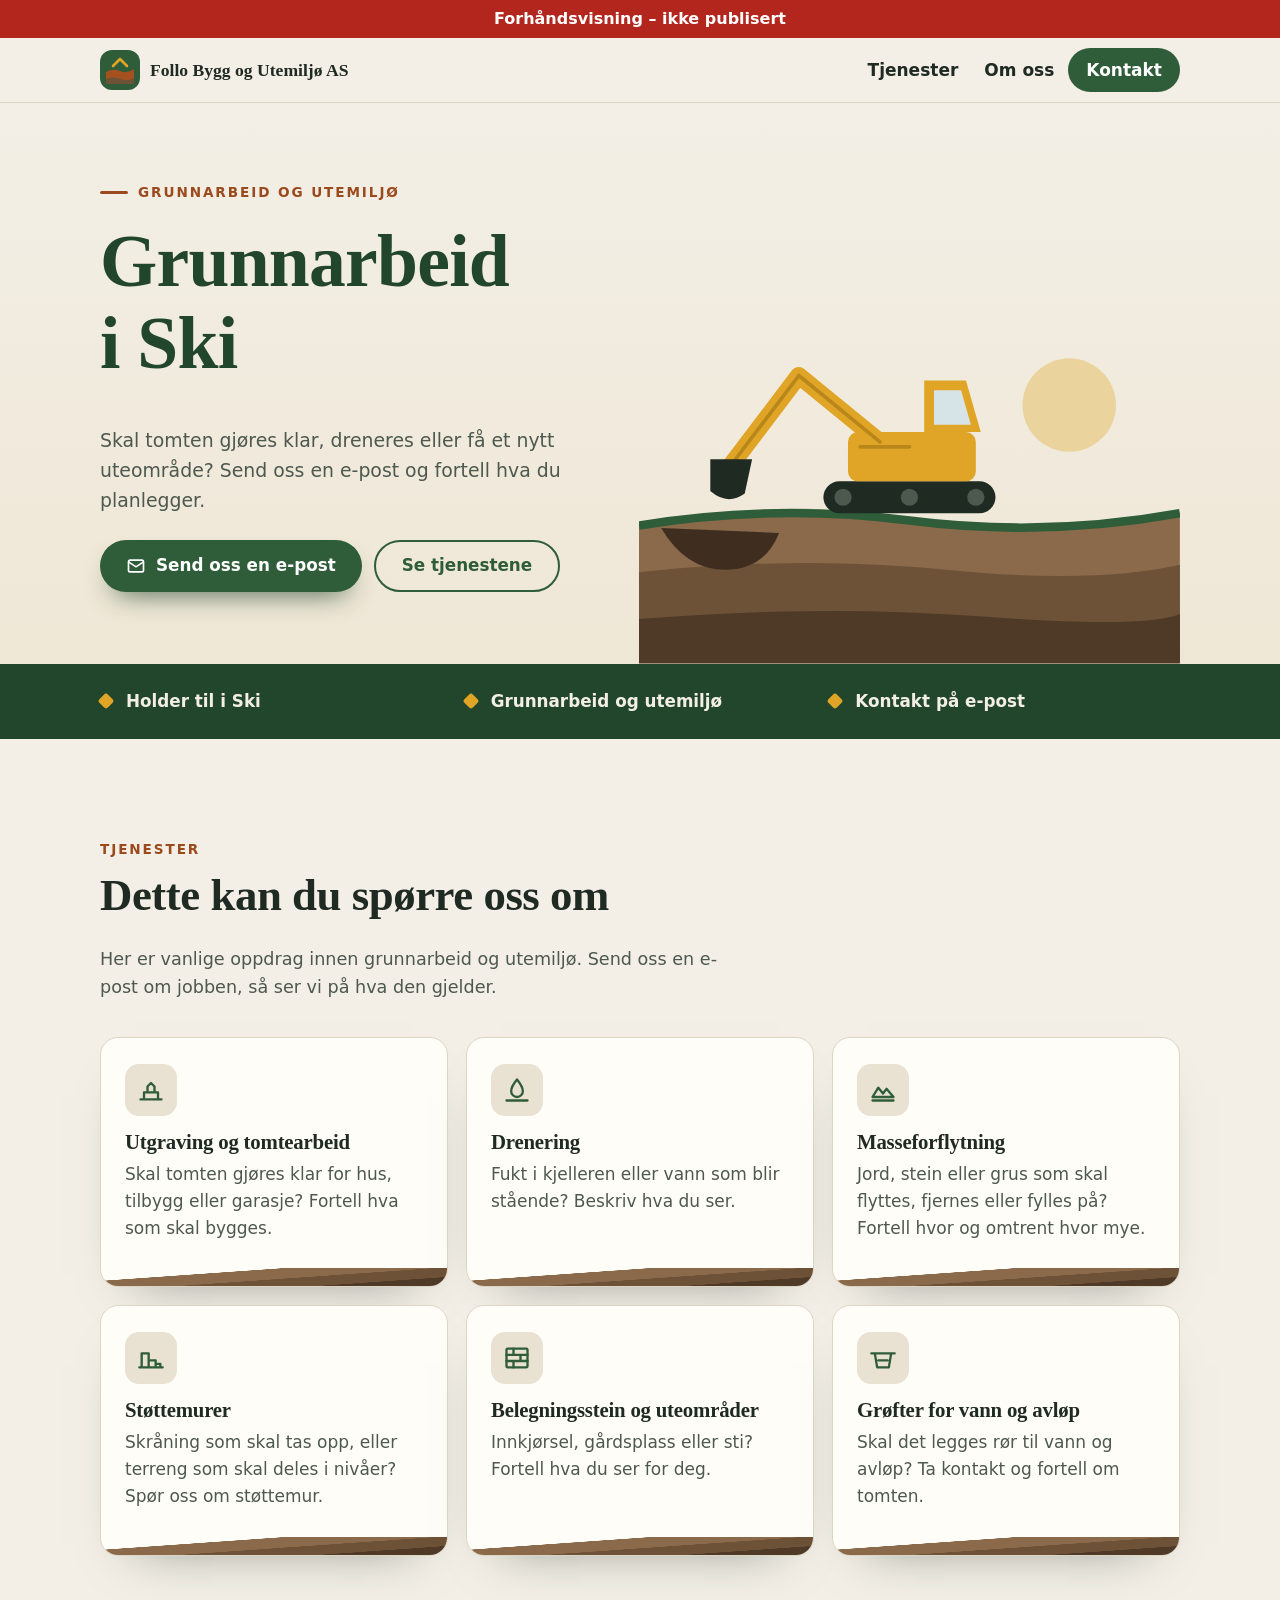
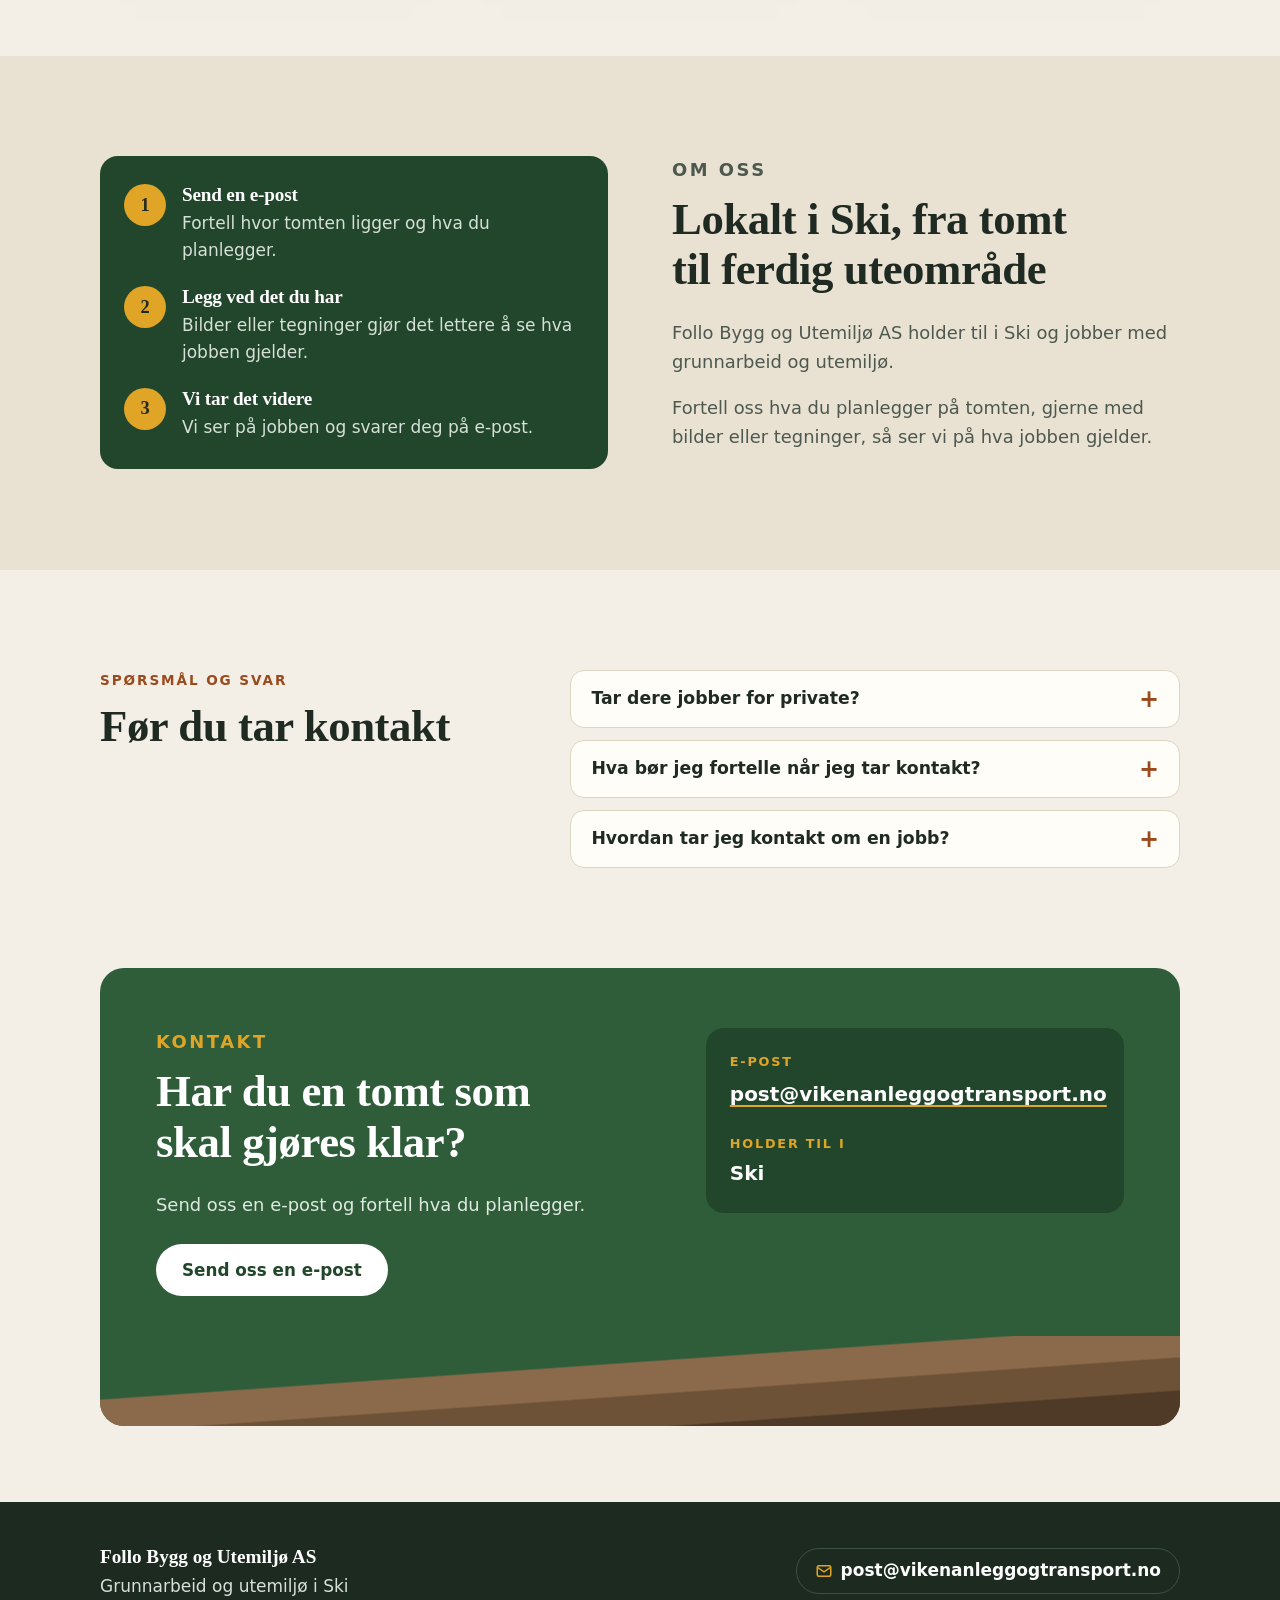
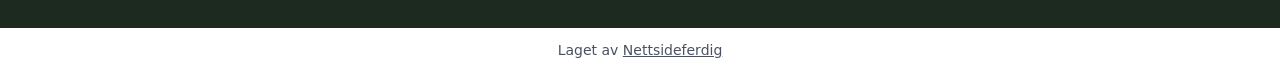
<file: index.html>
<!doctype html>
<html lang="nb">
<head>
<meta charset="utf-8">
<meta name="viewport" content="width=device-width, initial-scale=1">
<title>Grunnarbeid i Ski – Follo Bygg og Utemiljø AS</title>
<meta name="description" content="Follo Bygg og Utemiljø AS er en grunnarbeidsbedrift i Ski. Send oss en e-post og fortell hva du planlegger på tomten.">
<link rel="canonical" href="https://andersmathisen7-design.github.io/side-follo-bygg-og-utemiljo-as-511878d5/">
<meta property="og:type" content="website">
<meta property="og:locale" content="nb_NO">
<meta property="og:site_name" content="Follo Bygg og Utemiljø AS">
<meta property="og:title" content="Grunnarbeid i Ski – Follo Bygg og Utemiljø AS">
<meta property="og:description" content="Follo Bygg og Utemiljø AS er en grunnarbeidsbedrift i Ski. Send oss en e-post og fortell hva du planlegger på tomten.">
<meta property="og:url" content="https://andersmathisen7-design.github.io/side-follo-bygg-og-utemiljo-as-511878d5/">
<meta http-equiv="Content-Security-Policy" content="default-src 'none'; style-src 'self'; img-src 'self'; manifest-src 'self'; worker-src 'self'; script-src 'self'">
<link rel="stylesheet" href="./style.css">
<meta name="theme-color" content="#2f5d3a">
<link rel="manifest" href="./manifest.webmanifest">
<link rel="icon" href="./icon.svg" type="image/svg+xml">
<script src="./pwa.js" defer></script>
<meta name="robots" content="noindex,nofollow">
<script type="application/ld+json">{"@context":"https://schema.org","@type":"GeneralContractor","name":"Follo Bygg og Utemiljø AS","description":"Follo Bygg og Utemiljø AS er en grunnarbeidsbedrift i Ski. Send oss en e-post og fortell hva du planlegger på tomten.","email":"post@vikenanleggogtransport.no","areaServed":"Ski","url":"https://andersmathisen7-design.github.io/side-follo-bygg-og-utemiljo-as-511878d5"}</script>
</head>
<body>
<div class="forhandsstripe">Forhåndsvisning – ikke publisert</div>
<header class="topp"><div class="topp-inner"><a class="logo" href="./"><svg class="logo-merke" viewBox="0 0 40 40" aria-hidden="true"><rect width="40" height="40" rx="12" fill="#2f5d3a"/><path d="M6 22q7-4 14-1t14-2v15H6z" fill="#a4501f"/><path d="M6 29q8-3 15 0t13-1v6H6z" fill="#6e5238"/><path d="M13 16l7-7 7 7" fill="none" stroke="#e0a526" stroke-width="2.6" stroke-linecap="round" stroke-linejoin="round"/></svg><span>Follo Bygg og Utemiljø AS</span></a><nav aria-label="Hovedmeny"><ul class="meny"><li><a href="./#tjenester">Tjenester</a></li><li><a href="./#om">Om oss</a></li><li><a class="meny-knapp" href="./#kontakt">Kontakt</a></li></ul></nav></div></header>
<main>
<section class="hero" aria-labelledby="hero-tittel"><div class="hero-inner"><div class="hero-tekst"><p class="etikett">Grunnarbeid og utemiljø</p><h1 id="hero-tittel">Grunnarbeid i Ski</h1><p class="ingress">Skal tomten gjøres klar, dreneres eller få et nytt uteområde? Send oss en e-post og fortell hva du planlegger.</p><div class="knapper"><a class="knapp knapp-hoved" href="mailto:post@vikenanleggogtransport.no"><svg viewBox="0 0 24 24" aria-hidden="true"><rect x="3" y="5" width="18" height="14" rx="2" fill="none" stroke="#ffffff" stroke-width="2"/><path d="M3 7l9 6 9-6" fill="none" stroke="#ffffff" stroke-width="2"/></svg>Send oss en e-post</a><a class="knapp knapp-linje" href="#tjenester">Se tjenestene</a></div></div><figure class="hero-bilde" aria-hidden="true"><svg viewBox="0 0 440 280"><circle cx="350" cy="70" r="38" fill="#e0a526" opacity=".35"/><path d="M0 168q110-18 220-4t220-6v122H0z" fill="#8a6a4a"/><path d="M0 206q130-14 250-2t190-4v80H0z" fill="#6e5238"/><path d="M0 244q150-12 280-2t160-2v40H0z" fill="#4f3a28"/><path d="M0 168q110-18 220-4t220-6" fill="none" stroke="#2f5d3a" stroke-width="7"/><path d="M18 170q20 34 52 34t44-30z" fill="#3f2e20"/><rect x="150" y="132" width="140" height="26" rx="13" fill="#1f2a22"/><circle cx="166" cy="145" r="7" fill="#4d584f"/><circle cx="220" cy="145" r="7" fill="#4d584f"/><circle cx="274" cy="145" r="7" fill="#4d584f"/><rect x="170" y="92" width="104" height="40" rx="8" fill="#e0a526"/><path d="M232 92V50h34l12 42z" fill="#e0a526"/><path d="M240 58h22l8 28h-30z" fill="#d6e4e8"/><path d="M196 100L130 46 74 120" fill="none" stroke="#e0a526" stroke-width="14" stroke-linecap="round" stroke-linejoin="round"/><path d="M196 100L130 46 74 120" fill="none" stroke="#b9861a" stroke-width="3" stroke-linecap="round" stroke-linejoin="round"/><path d="M58 114h34l-6 28q-14 10-28-2z" fill="#1f2a22"/><path d="M180 104h40" stroke="#b9861a" stroke-width="3" stroke-linecap="round"/></svg></figure></div></section><section class="lag" aria-label="Kort om bedriften"><ul><li>Holder til i Ski</li><li>Grunnarbeid og utemiljø</li><li>Kontakt på e-post</li></ul></section><section class="seksjon" id="tjenester" aria-labelledby="tjenester-tittel"><div class="inner"><p class="overtittel">Tjenester</p><h2 id="tjenester-tittel">Dette kan du spørre oss om</h2><p class="seksjon-intro">Her er vanlige oppdrag innen grunnarbeid og utemiljø. Send oss en e-post om jobben, så ser vi på hva den gjelder.</p><ul class="oppdrag"><li><span class="oppdrag-ikon" aria-hidden="true"><svg viewBox="0 0 24 24" fill="none" stroke="#2f5d3a" stroke-width="2" stroke-linecap="round" stroke-linejoin="round"><path d="M3 20h18M6 20v-6h12v6M9 14V9l3-3 3 3v5"/></svg></span><h3>Utgraving og tomtearbeid</h3><p>Skal tomten gjøres klar for hus, tilbygg eller garasje? Fortell hva som skal bygges.</p></li><li><span class="oppdrag-ikon" aria-hidden="true"><svg viewBox="0 0 24 24" fill="none" stroke="#2f5d3a" stroke-width="2" stroke-linecap="round" stroke-linejoin="round"><path d="M12 3s5 6 5 10a5 5 0 0 1-10 0c0-4 5-10 5-10z"/><path d="M3 21h18"/></svg></span><h3>Drenering</h3><p>Fukt i kjelleren eller vann som blir stående? Beskriv hva du ser.</p></li><li><span class="oppdrag-ikon" aria-hidden="true"><svg viewBox="0 0 24 24" fill="none" stroke="#2f5d3a" stroke-width="2" stroke-linecap="round" stroke-linejoin="round"><path d="M3 18l5-8 4 5 3-4 6 7z"/><path d="M3 21h18"/></svg></span><h3>Masseforflytning</h3><p>Jord, stein eller grus som skal flyttes, fjernes eller fylles på? Fortell hvor og omtrent hvor mye.</p></li><li><span class="oppdrag-ikon" aria-hidden="true"><svg viewBox="0 0 24 24" fill="none" stroke="#2f5d3a" stroke-width="2" stroke-linecap="round" stroke-linejoin="round"><path d="M4 20V8h6v12M10 20v-6h6v6M16 20v-3h4v3M2 20h20"/></svg></span><h3>Støttemurer</h3><p>Skråning som skal tas opp, eller terreng som skal deles i nivåer? Spør oss om støttemur.</p></li><li><span class="oppdrag-ikon" aria-hidden="true"><svg viewBox="0 0 24 24" fill="none" stroke="#2f5d3a" stroke-width="2" stroke-linecap="round" stroke-linejoin="round"><rect x="3" y="4" width="18" height="16" rx="1"/><path d="M3 9.3h18M3 14.6h18M9 4v5.3M15 9.3v5.3M9 14.6V20"/></svg></span><h3>Belegningsstein og uteområder</h3><p>Innkjørsel, gårdsplass eller sti? Fortell hva du ser for deg.</p></li><li><span class="oppdrag-ikon" aria-hidden="true"><svg viewBox="0 0 24 24" fill="none" stroke="#2f5d3a" stroke-width="2" stroke-linecap="round" stroke-linejoin="round"><path d="M2 8h20M5 8l2 12h10l2-12"/><path d="M8 14h8"/></svg></span><h3>Grøfter for vann og avløp</h3><p>Skal det legges rør til vann og avløp? Ta kontakt og fortell om tomten.</p></li></ul></div></section><section class="seksjon om" id="om" aria-labelledby="om-tittel"><div class="inner om-rutenett"><div class="om-tekst"><p class="overtittel">Om oss</p><h2 id="om-tittel">Lokalt i Ski, fra tomt til ferdig uteområde</h2><p>Follo Bygg og Utemiljø AS holder til i Ski og jobber med grunnarbeid og utemiljø.</p><p>Fortell oss hva du planlegger på tomten, gjerne med bilder eller tegninger, så ser vi på hva jobben gjelder.</p></div><ol class="steg" aria-label="Slik går det til"><li><span class="steg-nr" aria-hidden="true">1</span><div><h3>Send en e-post</h3><p>Fortell hvor tomten ligger og hva du planlegger.</p></div></li><li><span class="steg-nr" aria-hidden="true">2</span><div><h3>Legg ved det du har</h3><p>Bilder eller tegninger gjør det lettere å se hva jobben gjelder.</p></div></li><li><span class="steg-nr" aria-hidden="true">3</span><div><h3>Vi tar det videre</h3><p>Vi ser på jobben og svarer deg på e-post.</p></div></li></ol></div></section><section class="seksjon" id="sporsmal" aria-labelledby="faq-tittel"><div class="inner faq-rutenett"><div><p class="overtittel">Spørsmål og svar</p><h2 id="faq-tittel">Før du tar kontakt</h2></div><div class="faq-liste"><details><summary>Tar dere jobber for private?</summary><p>Send oss en e-post og fortell om jobben, så sier vi fra om det er noe vi kan ta.</p></details><details><summary>Hva bør jeg fortelle når jeg tar kontakt?</summary><p>Hvor tomten ligger, hva du planlegger, og gjerne bilder eller tegninger. Da er det lettere for oss å se hva jobben gjelder.</p></details><details><summary>Hvordan tar jeg kontakt om en jobb?</summary><p>Send oss en e-post med en kort beskrivelse av tomten og jobben.</p></details></div></div></section><section class="kontakt" id="kontakt" aria-labelledby="kontakt-tittel"><div class="inner"><div class="kontakt-boks"><div><p class="overtittel">Kontakt</p><h2 id="kontakt-tittel">Har du en tomt som skal gjøres klar?</h2><p>Send oss en e-post og fortell hva du planlegger.</p><div class="knapper"><a class="knapp knapp-lys" href="mailto:post@vikenanleggogtransport.no">Send oss en e-post</a></div></div><address class="kontakt-kort"><dl><div><dt>E-post</dt><dd><a href="mailto:post@vikenanleggogtransport.no">post@vikenanleggogtransport.no</a></dd></div><div><dt>Holder til i</dt><dd>Ski</dd></div></dl></address></div></div></section>
</main>
<footer class="bunn"><div class="bunn-inner"><div><p class="bunn-navn">Follo Bygg og Utemiljø AS</p><p>Grunnarbeid og utemiljø i Ski</p></div><ul class="bunn-kontakt"><li><a href="mailto:post@vikenanleggogtransport.no"><svg viewBox="0 0 24 24" aria-hidden="true"><rect x="3" y="5" width="18" height="14" rx="2" fill="none" stroke="#e0a526" stroke-width="2"/><path d="M3 7l9 6 9-6" fill="none" stroke="#e0a526" stroke-width="2"/></svg>post@vikenanleggogtransport.no</a></li></ul></div></footer>
<p class="nf-byra">Laget av <a href="https://nettsideferdig.no/">Nettsideferdig</a></p>
</body>
</html>
</file>
<file: style.css>
/* Fast fra Sidefabrikken: bestillingswidgeten. */
:root { --nf-farge: #2f5d3a; }
#nf-bestill [hidden] { display: none !important; }
#nf-bestill button { font: inherit; padding: 0.5rem 0.9rem; margin: 0.2rem; border: 1px solid var(--nf-farge); border-radius: 6px; background: #fff; color: var(--nf-farge); cursor: pointer; }
#nf-bestill button:disabled { opacity: 0.6; }
#nf-bestill .nf-knapp { background: var(--nf-farge); color: #fff; }
#nf-bestill .nf-tjeneste { display: block; width: 100%; text-align: left; }
#nf-bestill .nf-tjeneste small, #nf-bestill .nf-vare small { display: block; color: #555; }
#nf-bestill .nf-felt { display: block; margin: 0.5rem 0; }
#nf-bestill input, #nf-bestill select, #nf-bestill textarea { font: inherit; padding: 0.4rem; border: 1px solid #c5cad3; border-radius: 4px; display: block; width: 100%; max-width: 24rem; }
#nf-bestill input[type="checkbox"], #nf-bestill input[type="radio"] { display: inline-block; width: auto; margin: 0 0.4rem 0 0; vertical-align: middle; }
#nf-bestill .nf-rad { display: flex; flex-wrap: wrap; gap: 0.5rem; }
#nf-bestill .nf-vare { padding: 0.4rem 0; border-bottom: 1px solid #e3e6eb; }
#nf-bestill .nf-feil, #nf-bestill .nf-utsolgt { color: #b3261e; }
#nf-bestill .nf-test { background: #fff4e5; padding: 0.4rem 0.8rem; border-radius: 6px; }
#nf-bestill .nf-oppsummering { font-weight: 600; }
#nf-bestill .nf-faner { display: flex; flex-wrap: wrap; gap: 0.25rem; margin: 0.5rem 0 1rem; }
#nf-bestill .nf-fane.nf-valgt, #nf-bestill .nf-dag.nf-valgt { background: var(--nf-farge); color: #fff; }
#nf-bestill .nf-adresse { position: relative; max-width: 24rem; }
#nf-bestill .nf-forslag { position: absolute; top: 100%; left: 0; right: 0; z-index: 10; max-height: 15rem; overflow-y: auto; background: #fff; border: 1px solid #c5cad3; border-radius: 4px; box-shadow: 0 4px 12px rgba(0, 0, 0, 0.15); }
#nf-bestill .nf-forslag button { display: block; width: 100%; margin: 0; border: 0; border-radius: 0; padding: 0.5rem 0.75rem; text-align: left; color: inherit; }
#nf-bestill .nf-forslag button:hover, #nf-bestill .nf-forslag button:focus { background: #f4f7fb; }
#nf-bestill .nf-dager { display: flex; flex-wrap: wrap; gap: 0.25rem; margin: 0.5rem 0; }
#nf-bestill .nf-dag.nf-full { text-decoration: line-through; color: #777; border-color: #c5cad3; }
#nf-bestill .nf-tillegg { margin: 0.5rem 0; }
#nf-bestill .nf-sporsmal { margin: 0.8rem 0; }
#nf-bestill .nf-hjelp { display: block; font-size: 0.875rem; color: #666; margin: 0.15rem 0 0.25rem; }
#nf-bestill .nf-sum { font-weight: 700; font-size: 1.15rem; }
#nf-bestill .nf-ja-nei { display: flex; gap: 1.5rem; margin-top: 0.25rem; }
.prisliste table { border-collapse: collapse; width: 100%; max-width: 36rem; }
.prisliste th, .prisliste td { text-align: left; padding: 0.4rem 0.6rem 0.4rem 0; border-bottom: 1px solid #e3e6eb; vertical-align: top; }
.prisliste td:last-child, .prisliste th:last-child { text-align: right; white-space: nowrap; padding-right: 0; }
.prisliste small { color: #555; }
.prisliste .prisinfo { font-size: 0.875rem; color: #555; }

main > section.melding, main > section.bestill { box-sizing: border-box; max-width: 42rem; margin: 0 auto; padding: 2.5rem 1.25rem 3.5rem; }
.nf-skjema .nf-felt { display: block; margin: 0.75rem 0; }
.nf-skjema label, .nf-skjema legend { display: block; font-weight: 600; }
.nf-skjema fieldset { border: 0; padding: 0; margin: 0.75rem 0; min-width: 0; }
.nf-skjema fieldset label { font-weight: 400; }
.nf-skjema input, .nf-skjema textarea { font: inherit; padding: 0.5rem; border: 1px solid #c5cad3; border-radius: 4px; display: block; width: 100%; max-width: 32rem; }
.nf-skjema input[type="radio"] { display: inline-block; width: auto; margin: 0 0.4rem 0 0; vertical-align: middle; }
.nf-skjema input:focus, .nf-skjema textarea:focus { outline: 2px solid var(--nf-farge); outline-offset: 1px; }
.nf-skjema button { font: inherit; font-weight: 600; border: 0; cursor: pointer; padding: 0.85rem 1.5rem; border-radius: 6px; background: var(--nf-farge); color: #fff; min-height: 44px; }
.nf-skjema .nf-info { font-size: 0.875rem; color: #555; }

/* Designet */
:root{--ink:#1f2a22;--dempet:#4d584f;--sand:#f3efe6;--sand2:#e9e2d3;--kort:#fffdf8;--gronn:#2f5d3a;--gronn-mork:#22462b;--leire:#9a4a1c;--gul:#e0a526;--linje:#ddd5c4;--radius:18px} *{box-sizing:border-box} html{-webkit-text-size-adjust:100%} body{margin:0;font-family:system-ui,"Segoe UI",Helvetica,Arial,sans-serif;font-size:1.0625rem;line-height:1.6;color:var(--ink);background:var(--sand)} a{color:var(--gronn)} a:focus-visible,summary:focus-visible{outline:3px solid var(--leire);outline-offset:3px;border-radius:8px} h1,h2,h3{font-family:Georgia,"Iowan Old Style","Times New Roman",serif;font-weight:700;line-height:1.12;letter-spacing:-0.01em;margin:0 0 .55em} h2{font-size:clamp(1.85rem,4.6vw,2.8rem)} h3{font-size:1.3rem} p{margin:0 0 1em} .inner{max-width:1120px;margin:0 auto;padding:0 20px} .topp{background:var(--sand);border-bottom:1px solid var(--linje)} .topp-inner{max-width:1120px;margin:0 auto;padding:10px 20px;display:flex;align-items:center;justify-content:space-between;gap:8px 16px;flex-wrap:wrap} .logo{display:inline-flex;align-items:center;gap:10px;color:var(--ink);text-decoration:none;font-family:Georgia,"Iowan Old Style",serif;font-weight:700;font-size:1.1rem;min-height:44px} .logo-merke{display:block;width:40px;height:40px;flex:none} .meny{list-style:none;margin:0;padding:0;display:flex;gap:2px;flex-wrap:wrap} .meny a{display:inline-flex;align-items:center;min-height:44px;padding:0 12px;color:var(--ink);text-decoration:none;font-weight:600;border-radius:999px} .meny a:hover{background:var(--sand2)} .meny a.meny-knapp{background:var(--gronn);color:#fff;padding:0 18px} .meny a.meny-knapp:hover{background:var(--gronn-mork)} .hero{position:relative;overflow:hidden;background:linear-gradient(180deg,var(--sand) 0%,#efe7d6 100%)} .hero-inner{max-width:1120px;margin:0 auto;padding:40px 20px 0;display:grid;gap:24px;align-items:end} .hero-tekst{padding-bottom:8px} .etikett{display:inline-flex;align-items:center;gap:10px;font-size:.85rem;font-weight:700;text-transform:uppercase;letter-spacing:.14em;color:var(--leire);margin-bottom:16px} .etikett::before{content:"";width:28px;height:3px;background:var(--leire);border-radius:2px} .hero h1{font-size:clamp(2.6rem,9vw,4.6rem);max-width:12ch;color:var(--gronn-mork)} .ingress{font-size:1.18rem;color:var(--dempet);max-width:46ch} .knapper{display:flex;flex-wrap:wrap;gap:12px;margin-top:24px} .knapp{display:inline-flex;align-items:center;justify-content:center;gap:10px;min-height:52px;padding:0 26px;border-radius:999px;font-weight:700;font-size:1.05rem;text-decoration:none;transition:transform .15s ease,background-color .15s ease} .knapp:hover{transform:translateY(-2px)} .knapp svg{width:20px;height:20px;flex:none} .knapp-hoved{background:var(--gronn);color:#fff;box-shadow:0 14px 28px -14px rgba(34,70,43,.9)} .knapp-hoved:hover{background:var(--gronn-mork)} .knapp-linje{border:2px solid var(--gronn);color:var(--gronn)} .knapp-linje:hover{background:rgba(47,93,58,.08)} .hero-bilde{margin:0} .hero-bilde svg{display:block;width:100%;height:auto} .lag{background:var(--gronn-mork);color:#f3efe6} .lag ul{list-style:none;margin:0 auto;max-width:1120px;padding:24px 20px;display:grid;gap:14px} .lag li{display:flex;align-items:center;gap:14px;font-weight:600;font-size:1.05rem} .lag li::before{content:"";width:12px;height:12px;flex:none;border-radius:3px;background:var(--gul);transform:rotate(45deg)} .seksjon{padding:76px 0} .overtittel{font-size:.85rem;font-weight:700;text-transform:uppercase;letter-spacing:.14em;color:var(--leire);margin-bottom:10px} .seksjon-intro{max-width:56ch;color:var(--dempet);font-size:1.1rem} .oppdrag{list-style:none;margin:36px 0 0;padding:0;display:grid;gap:18px} .oppdrag li{position:relative;background:var(--kort);border:1px solid var(--linje);border-radius:var(--radius);padding:26px 24px 44px;box-shadow:0 24px 50px -36px rgba(31,42,34,.55);overflow:hidden} .oppdrag li::after{content:"";position:absolute;left:0;right:0;bottom:0;height:18px;background:linear-gradient(176deg,transparent 0 30%,#8a6a4a 31% 55%,#6e5238 56% 78%,#4f3a28 79%)} .oppdrag-ikon{display:grid;place-items:center;width:52px;height:52px;border-radius:14px;background:var(--sand2);margin-bottom:14px} .oppdrag-ikon svg{width:28px;height:28px} .oppdrag h3{margin-bottom:.35em} .oppdrag p{margin:0;color:var(--dempet);max-width:46ch} .om{background:var(--sand2)} .om-rutenett{display:grid;gap:36px;align-items:center} .om-tekst h2{max-width:18ch} .om-tekst p{font-size:1.12rem;color:var(--dempet);max-width:50ch} .steg{list-style:none;margin:0;padding:28px 24px;background:var(--gronn-mork);color:#f3efe6;border-radius:var(--radius);display:grid;gap:22px} .steg li{display:grid;grid-template-columns:auto 1fr;gap:16px;align-items:start} .steg h3{font-size:1.2rem;color:#fff;margin:0 0 4px} .steg p{margin:0;color:#d6e0d8} .steg-nr{display:grid;place-items:center;width:42px;height:42px;border-radius:50%;background:var(--gul);color:#1f2a22;font-weight:800;font-family:Georgia,serif;font-size:1.15rem} .steg-tittel{font-family:Georgia,serif;font-size:1.4rem;color:#fff;margin:0} .faq-rutenett{display:grid;gap:28px;align-items:start} .faq-liste{display:grid;gap:12px} .faq-liste details{background:var(--kort);border:1px solid var(--linje);border-radius:14px;padding:0 20px} .faq-liste summary{cursor:pointer;font-weight:700;font-size:1.08rem;min-height:56px;display:flex;align-items:center;list-style:none} .faq-liste summary::-webkit-details-marker{display:none} .faq-liste summary::after{content:"+";margin-left:auto;padding-left:16px;font-size:1.5rem;color:var(--leire)} .faq-liste details[open] summary::after{content:"–"} .faq-liste details p{color:var(--dempet);padding-bottom:16px;margin:0;max-width:62ch} .kontakt{padding:0 0 76px} .kontakt-boks{position:relative;overflow:hidden;background:var(--gronn);color:#fff;border-radius:24px;padding:44px 20px 120px;display:grid;gap:28px} .kontakt-boks::after{content:"";position:absolute;left:0;right:0;bottom:0;height:90px;background:linear-gradient(176deg,transparent 0 38%,#8a6a4a 39% 58%,#6e5238 59% 78%,#4f3a28 79%)} .kontakt-boks h2{max-width:18ch;color:#fff} .kontakt-boks p{max-width:44ch;color:#dfe9e0;font-size:1.12rem} .kontakt-boks .overtittel{color:var(--gul)} .knapp-lys{background:#fff;color:var(--gronn-mork)} .knapp-lys:hover{background:#f6f2e9} .kontakt-kort{position:relative;z-index:1;font-style:normal;background:var(--gronn-mork);border-radius:18px;padding:20px 18px;align-self:start;min-width:0} .kontakt-kort dl{margin:0;display:grid;gap:16px} .kontakt-kort dt{font-size:.8rem;font-weight:700;text-transform:uppercase;letter-spacing:.14em;color:var(--gul)} .kontakt-kort dd{margin:2px 0 0;font-size:1.25rem;font-weight:700;min-width:0} .kontakt-kort dd a{color:#fff;text-underline-offset:4px;text-decoration-color:var(--gul);display:inline-block;max-width:100%;min-height:44px;padding-top:4px;font-size:clamp(.95rem,4.4vw,1.25rem);white-space:nowrap;overflow-wrap:anywhere} .bunn{background:#1c2a20;color:#d8dfd9;padding:40px 0 28px} .bunn-inner{max-width:1120px;margin:0 auto;padding:0 20px;display:grid;gap:20px} .bunn-navn{color:#fff;font-family:Georgia,serif;font-weight:700;font-size:1.2rem;margin:0 0 4px} .bunn p{margin:0} .bunn-kontakt{list-style:none;margin:0;padding:0;display:flex;flex-wrap:wrap;gap:10px} .bunn-kontakt a{display:inline-flex;align-items:center;gap:8px;min-height:46px;padding:0 18px;border-radius:999px;border:1px solid #3d5244;color:#fff;text-decoration:none;font-weight:600;overflow-wrap:anywhere} .bunn-kontakt a:hover{border-color:var(--gul)} .bunn-kontakt svg{width:18px;height:18px;flex:none} @media (max-width:380px){.kontakt-kort dd a{white-space:normal}} @media (min-width:720px){.topp{position:sticky;top:0;z-index:20} .lag ul{grid-template-columns:repeat(3,1fr)} .oppdrag{grid-template-columns:1fr 1fr} .kontakt-boks{padding:60px 56px 130px} .kontakt-kort{padding:24px} .bunn-inner{grid-template-columns:1fr auto;align-items:center}} @media (min-width:900px){.hero-inner{grid-template-columns:1fr 1.05fr;padding:72px 20px 0} .hero-tekst{padding-bottom:72px} .om-rutenett{grid-template-columns:1fr 1fr;gap:64px} .steg{order:-1} .faq-rutenett{grid-template-columns:.8fr 1.2fr;gap:64px} .kontakt-boks{grid-template-columns:1.2fr 1fr;align-items:start;gap:48px} .seksjon{padding:100px 0}} @media (min-width:1000px){.oppdrag{grid-template-columns:repeat(3,1fr)}} @media (prefers-reduced-motion:reduce){.knapp{transition:none} .knapp:hover{transform:none}}

/* Fast fra Sidefabrikken */
.forhandsstripe { display: block !important; position: relative !important; z-index: 2147483647 !important; background: #b3261e !important; color: #fff !important; text-align: center !important; padding: 0.5rem 1rem !important; font: 600 1rem/1.4 system-ui, sans-serif !important; visibility: visible !important; opacity: 1 !important; max-height: none !important; height: auto !important; min-height: 0 !important; overflow: visible !important; margin: 0 !important; top: auto !important; left: auto !important; right: auto !important; bottom: auto !important; width: auto !important; transform: none !important; clip-path: none !important; filter: none !important; text-indent: 0 !important; font-size: 1rem !important; }
.nf-byra { display: block !important; position: static !important; inset: auto !important; z-index: auto !important; background: #fff !important; color: #4a5160 !important; text-align: center !important; padding: 0.75rem 1rem !important; margin: 0 !important; width: auto !important; max-width: none !important; height: auto !important; min-height: 0 !important; max-height: none !important; overflow: visible !important; visibility: visible !important; opacity: 1 !important; transform: none !important; clip-path: none !important; filter: none !important; font: 400 0.875rem/1.5 system-ui, sans-serif !important; letter-spacing: normal !important; text-indent: 0 !important; text-transform: none !important; }
.nf-byra a { display: inline !important; position: static !important; color: inherit !important; text-decoration: underline !important; font: inherit !important; visibility: visible !important; opacity: 1 !important; pointer-events: auto !important; }
.nf-felle { display: none !important; position: absolute !important; left: -10000px !important; width: 1px !important; height: 1px !important; overflow: hidden !important; }
</file>
